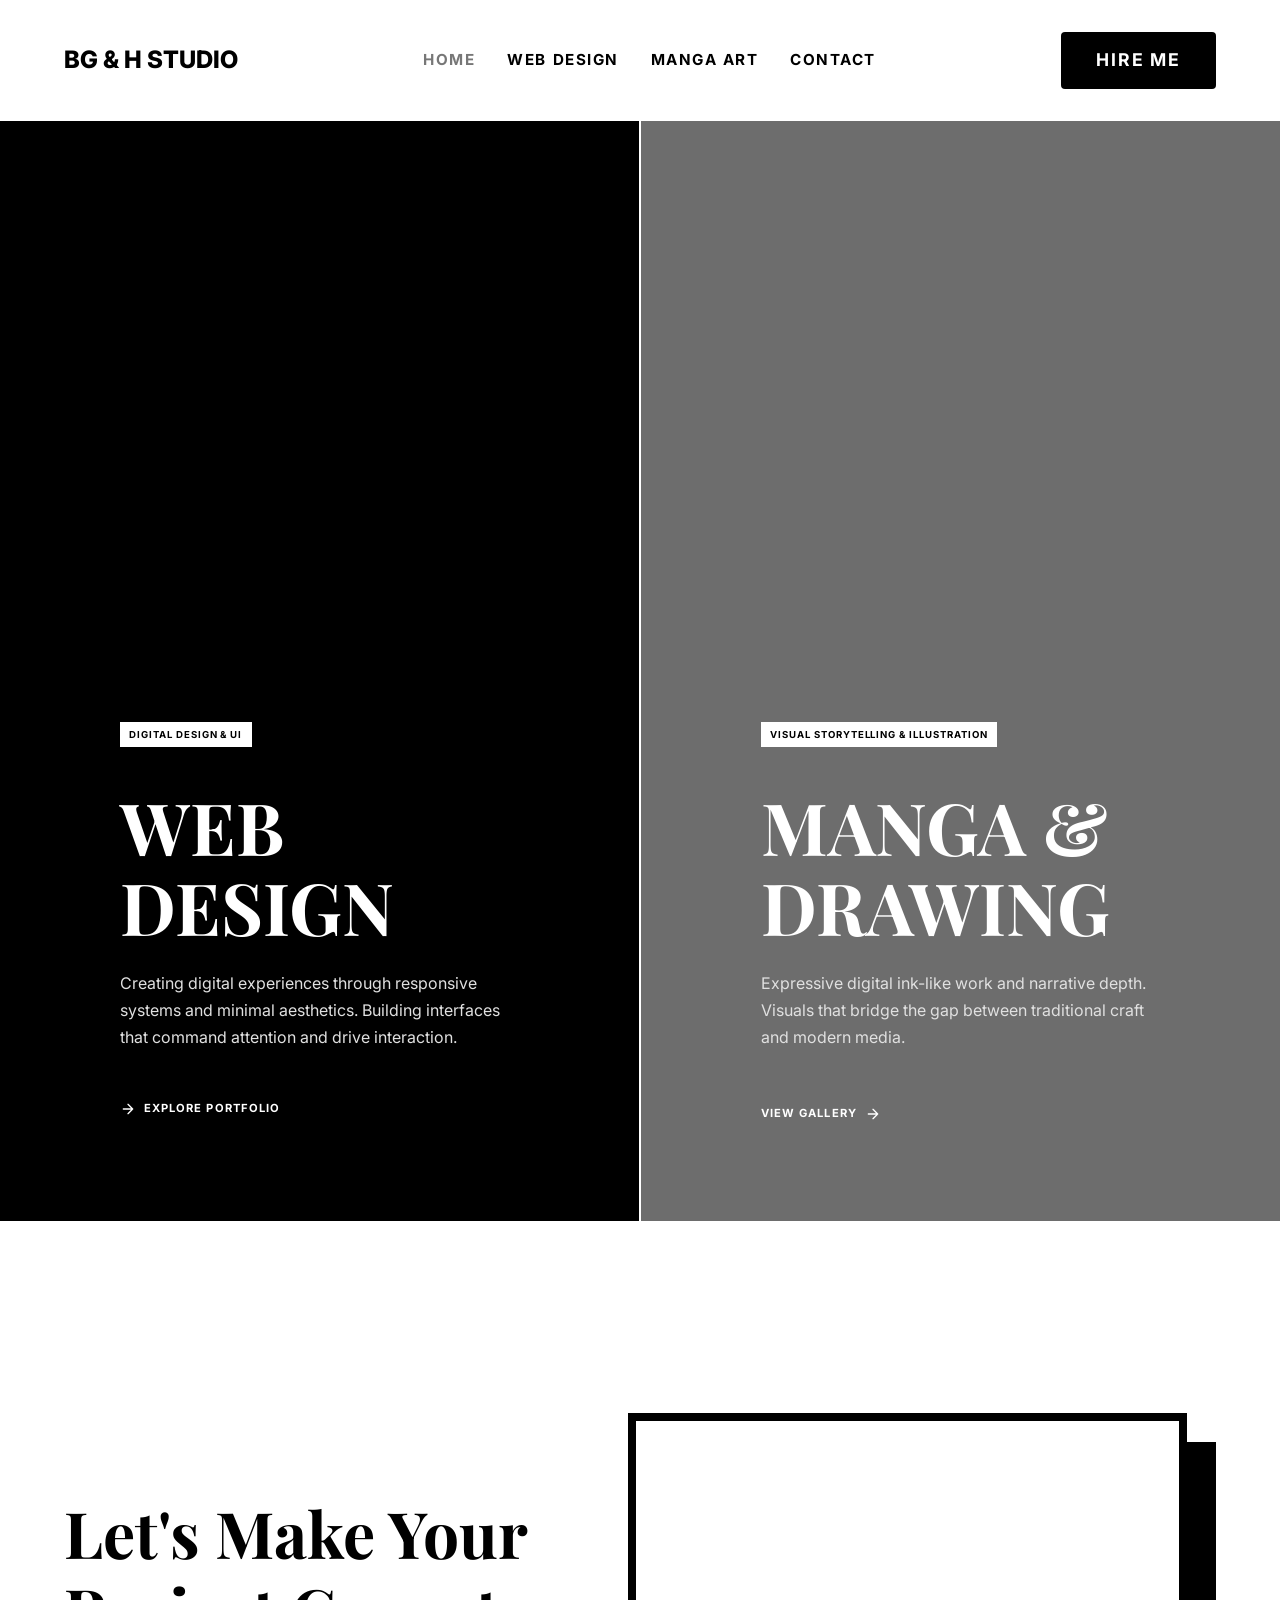
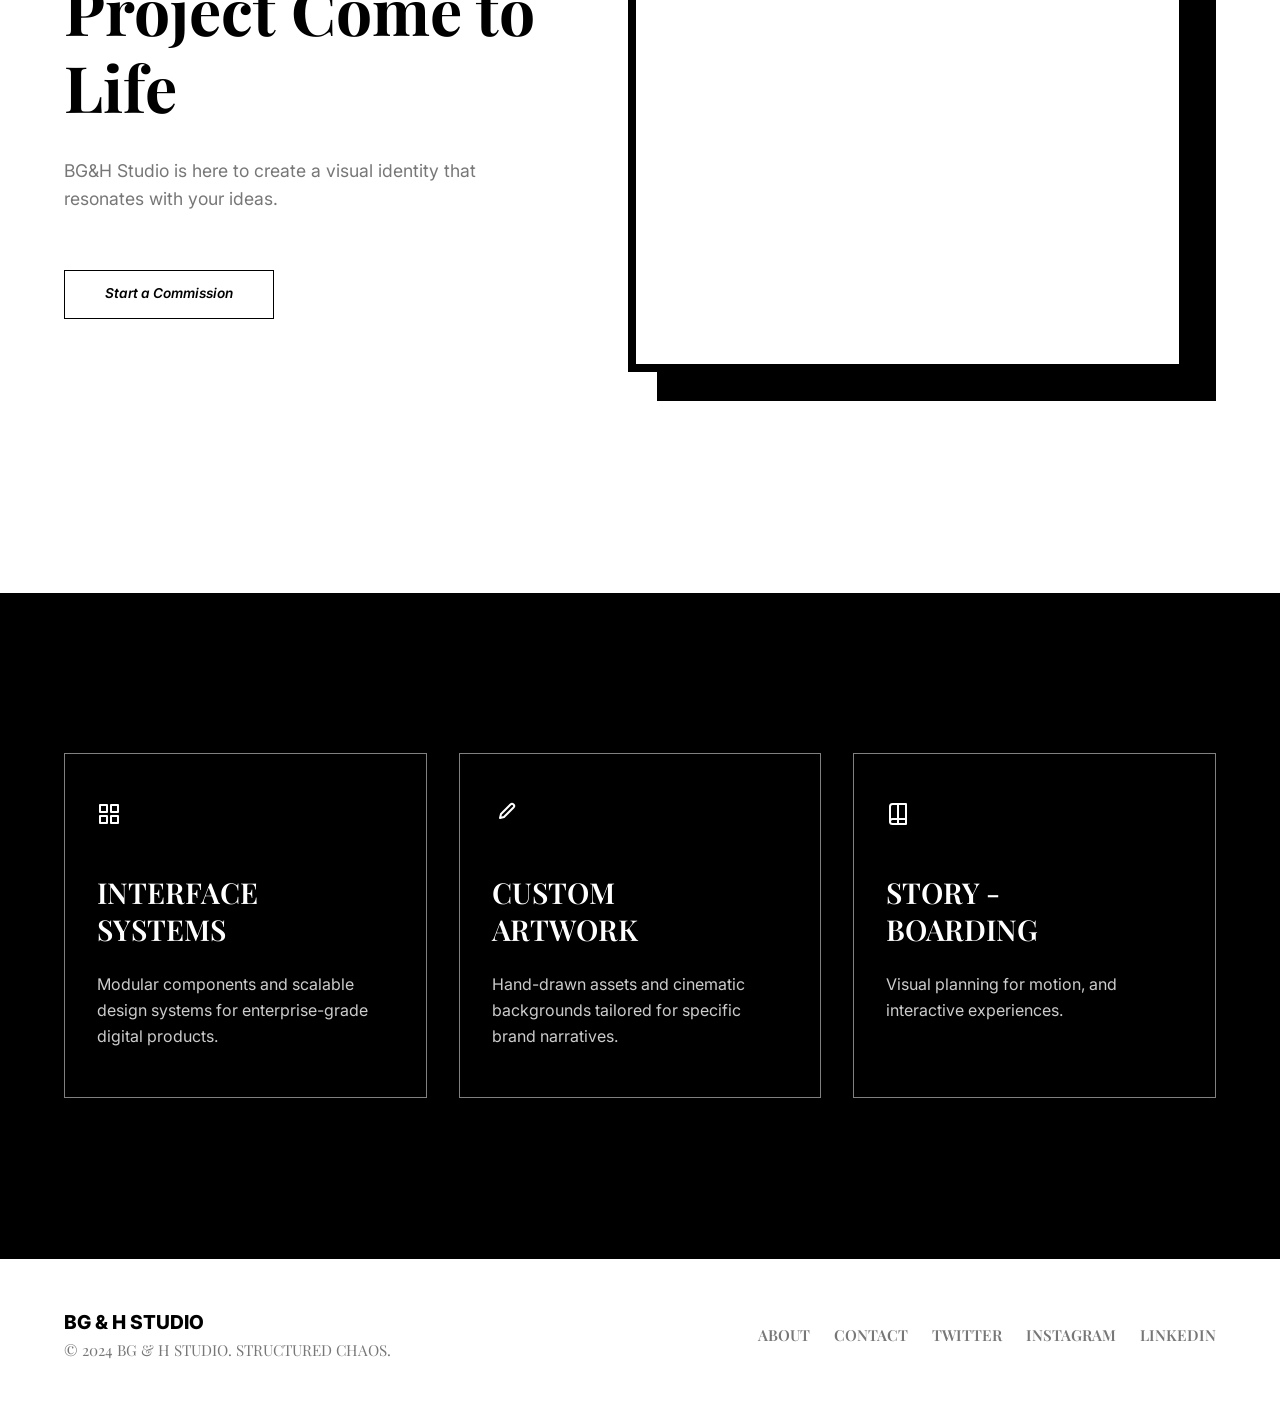
<file: index.html>
<!DOCTYPE html>
<html lang="en">
<head>
    <meta charset="UTF-8">
    <meta name="viewport" content="width=device-width, initial-scale=1.0">
    <meta name="description" content="BG & H Studio - Professional web and responsive design portfolio">
    <title>BG & H Studio | Web Design</title>
    <link rel="preconnect" href="https://fonts.googleapis.com">
    <link rel="preconnect" href="https://fonts.gstatic.com" crossorigin>
    <link href="https://fonts.googleapis.com/css2?family=Inter:wght@400;500;600;700;800&family=Playfair+Display:ital,wght@0,600;0,700;0,800;1,600&display=swap" rel="stylesheet">
    <link rel="stylesheet" href="styles.css">
</head>
<body>
    <!-- Header -->
    <header class="header container">
        <a href="index.html" class="logo">BG & H STUDIO</a>
        <nav class="nav-links">
            <a href="index.html" class="active">HOME</a>
            <a href="web_design.html">WEB DESIGN</a>
            <a href="manga&art_page.html">MANGA ART</a>
            <a href="contact_me.html">CONTACT</a>
        </nav>
        <a href="contact_me.html" class="btn-hire">HIRE ME</a>
    </header>

    <!-- Hero Section -->
    <section class="hero-split">
        <div class="hero-half left-half">
            <div class="hero-content">
                <span class="tag">DIGITAL DESIGN & UI</span>
                <h1 class="hero-title">WEB<br>DESIGN</h1>
                <p class="hero-desc">Creating digital experiences through responsive systems and minimal aesthetics. Building interfaces that command attention and drive interaction.</p>
                <a href="#" class="hero-link">
                    <svg width="16" height="16" viewBox="0 0 24 24" fill="none" stroke="currentColor" stroke-width="2" stroke-linecap="round" stroke-linejoin="round"><path d="M5 12h14M12 5l7 7-7 7"/></svg>
                    EXPLORE PORTFOLIO
                </a>
            </div>
        </div>
        <div class="hero-half right-half">
            <div class="hero-content">
                <span class="tag">VISUAL STORYTELLING & ILLUSTRATION</span>
                <h1 class="hero-title">MANGA &<br>DRAWING</h1>
                <p class="hero-desc">Expressive digital ink-like work and narrative depth. Visuals that bridge the gap between traditional craft and modern media.</p>
                <a href="#" class="hero-link">
                    VIEW GALLERY
                    <svg width="16" height="16" viewBox="0 0 24 24" fill="none" stroke="currentColor" stroke-width="2" stroke-linecap="round" stroke-linejoin="round"><path d="M5 12h14M12 5l7 7-7 7"/></svg>
                </a>
            </div>
        </div>
    </section>

    <!-- Project CTA Section -->
    <section class="project-cta container">
        <div class="cta-left">
            <h2 class="cta-title">Let's Make Your<br>Project Come to Life</h2>
            <p class="cta-desc">BG&H Studio is here to create a visual identity that<br>resonates with your ideas.</p>
            <a href="contact_me.html" class="btn-outline">Start a Commission</a>
        </div>
        <div class="cta-right">
            <div class="image-placeholder">
                <div class="black-square"></div>
                <div class="white-square"></div>
            </div>
        </div>
    </section>

    <!-- Features Section -->
    <section class="features">
        <div class="container features-grid">
            <div class="feature-card">
                <div class="feature-icon">
                    <svg width="24" height="24" viewBox="0 0 24 24" fill="none" stroke="currentColor" stroke-width="2" stroke-linecap="round" stroke-linejoin="round"><rect x="3" y="3" width="7" height="7"></rect><rect x="14" y="3" width="7" height="7"></rect><rect x="14" y="14" width="7" height="7"></rect><rect x="3" y="14" width="7" height="7"></rect></svg>
                </div>
                <h3 class="feature-title">INTERFACE<br>SYSTEMS</h3>
                <p class="feature-desc">Modular components and scalable design systems for enterprise-grade digital products.</p>
            </div>
            <div class="feature-card">
                <div class="feature-icon">
                    <svg width="24" height="24" viewBox="0 0 24 24" fill="none" stroke="currentColor" stroke-width="2" stroke-linecap="round" stroke-linejoin="round"><path d="M18.5 2.5a2.121 2.121 0 0 1 3 3L12 15l-4 1 1-4 9.5-9.5z"></path></svg>
                </div>
                <h3 class="feature-title">CUSTOM<br>ARTWORK</h3>
                <p class="feature-desc">Hand-drawn assets and cinematic backgrounds tailored for specific brand narratives.</p>
            </div>
            <div class="feature-card">
                <div class="feature-icon">
                    <svg width="24" height="24" viewBox="0 0 24 24" fill="none" stroke="currentColor" stroke-width="2" stroke-linecap="round" stroke-linejoin="round"><path d="M4 19.5A2.5 2.5 0 0 1 6.5 17H20"></path><path d="M6.5 2H20v20H6.5A2.5 2.5 0 0 1 4 19.5v-15A2.5 2.5 0 0 1 6.5 2z"></path><path d="M12 2v20"></path></svg>
                </div>
                <h3 class="feature-title">STORY -<br>BOARDING</h3>
                <p class="feature-desc">Visual planning for motion, and interactive experiences.</p>
            </div>
        </div>
    </section>

    <!-- Footer -->
    <footer class="footer">
        <div class="container footer-content">
            <div class="footer-left">
                <a href="index.html" class="logo">BG & H STUDIO</a>
                <p class="copyright">&copy; 2024 BG & H STUDIO. STRUCTURED CHAOS.</p>
            </div>
            <div class="footer-right">
                <a href="index.html">ABOUT</a>
                <a href="contact_me.html">CONTACT</a>
                <a href="#">TWITTER</a>
                <a href="#">INSTAGRAM</a>
                <a href="#">LINKEDIN</a>
            </div>
        </div>
    </footer>
</body>
</html>
</file>
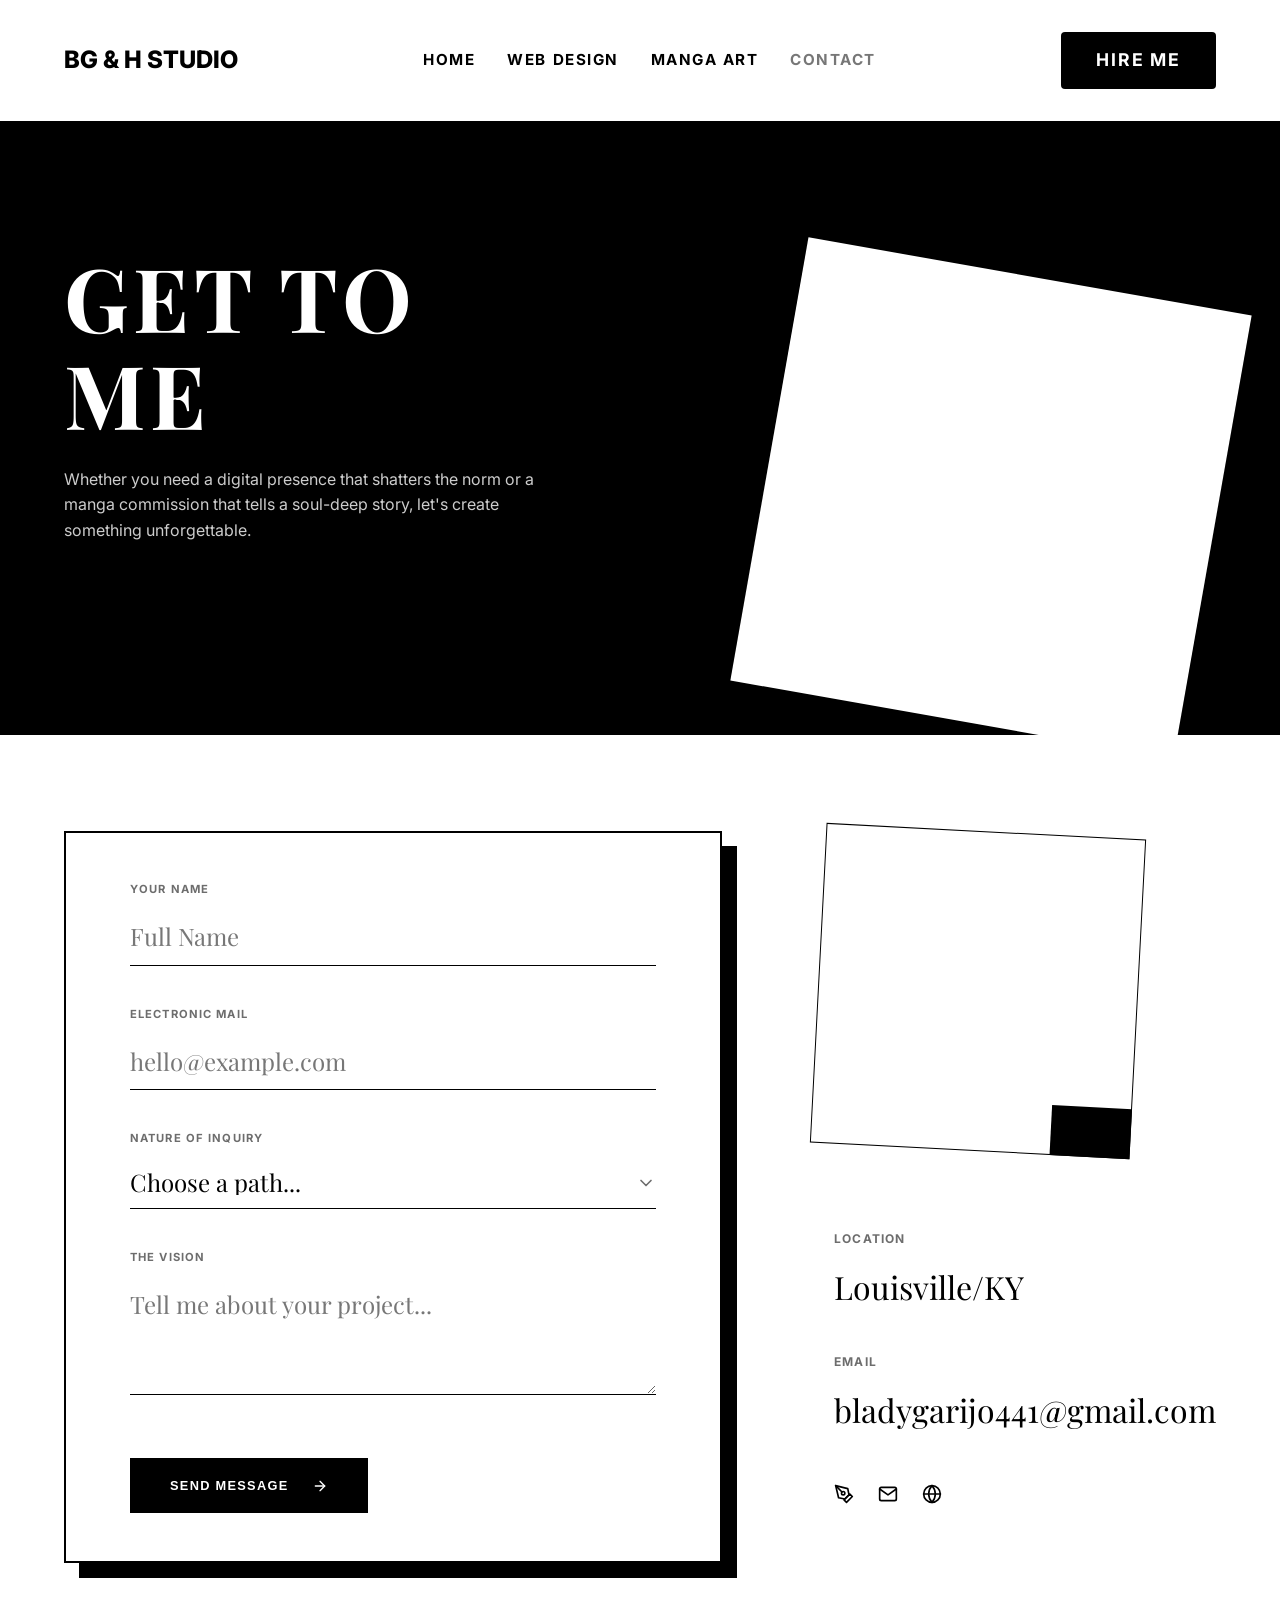
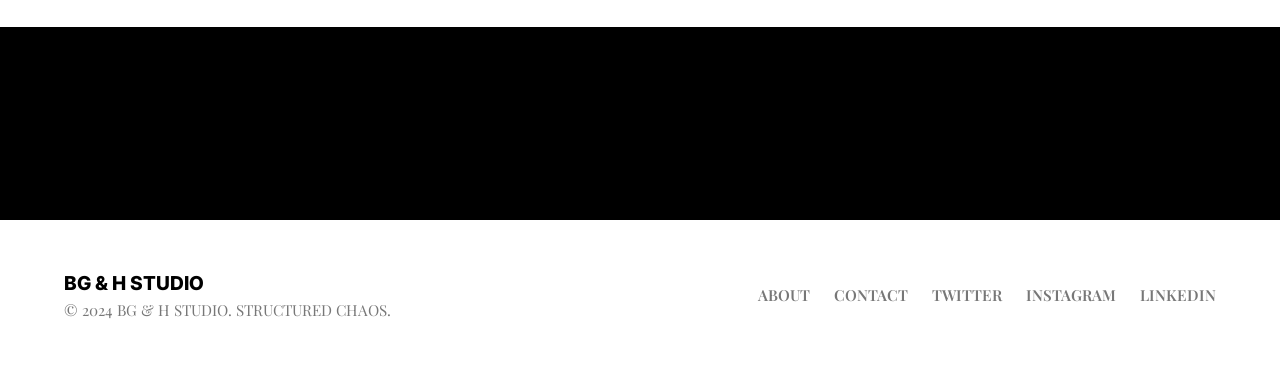
<file: contact_me.html>
<!DOCTYPE html>
<html lang="en">
<head>
    <meta charset="UTF-8">
    <meta name="viewport" content="width=device-width, initial-scale=1.0">
    <meta name="description" content="BG & H Studio - Contact Me">
    <title>BG & H Studio | Contact</title>
    <link rel="preconnect" href="https://fonts.googleapis.com">
    <link rel="preconnect" href="https://fonts.gstatic.com" crossorigin>
    <link href="https://fonts.googleapis.com/css2?family=Inter:wght@400;500;600;700;800&family=Playfair+Display:ital,wght@0,600;0,700;0,800;1,600&display=swap" rel="stylesheet">
    <link rel="stylesheet" href="styles.css">
</head>
<body>
    <!-- Header -->
    <header class="header container">
        <a href="index.html" class="logo">BG & H STUDIO</a>
        <nav class="nav-links">
            <a href="index.html">HOME</a>
            <a href="web_design.html">WEB DESIGN</a>
            <a href="manga&art_page.html">MANGA ART</a>
            <a href="contact_me.html" class="active">CONTACT</a>
        </nav>
        <a href="contact_me.html" class="btn-hire">HIRE ME</a>
    </header>

    <!-- Hero Section -->
    <section class="contact-hero">
        <div class="container contact-hero-container">
            <div class="contact-hero-text">
                <h1 class="contact-hero-title">GET TO ME</h1>
                <p class="contact-hero-desc">Whether you need a digital presence that shatters the norm or a manga commission that tells a soul-deep story, let's create something unforgettable.</p>
            </div>
            <div class="hero-tilted-square"></div>
        </div>
    </section>

    <!-- Main Content -->
    <section class="contact-main">
        <div class="container contact-layout">
            <!-- Form Section -->
            <div class="contact-form-wrapper">
                <form class="contact-form">
                    <div class="form-group">
                        <label>YOUR NAME</label>
                        <input type="text" placeholder="Full Name">
                    </div>
                    
                    <div class="form-group">
                        <label>ELECTRONIC MAIL</label>
                        <input type="email" placeholder="hello@example.com">
                    </div>
                    
                    <div class="form-group">
                        <label>NATURE OF INQUIRY</label>
                        <div class="select-wrapper">
                            <select>
                                <option value="" disabled selected>Choose a path...</option>
                                <option value="web">Web Design</option>
                                <option value="manga">Manga & Art</option>
                                <option value="other">Other</option>
                            </select>
                            <svg width="20" height="20" viewBox="0 0 24 24" fill="none" stroke="currentColor" stroke-width="2" stroke-linecap="round" stroke-linejoin="round" class="select-icon"><polyline points="6 9 12 15 18 9"></polyline></svg>
                        </div>
                    </div>
                    
                    <div class="form-group">
                        <label>THE VISION</label>
                        <textarea placeholder="Tell me about your project..."></textarea>
                    </div>
                    
                    <button type="submit" class="btn-submit">
                        Send Message 
                        <svg width="16" height="16" viewBox="0 0 24 24" fill="none" stroke="currentColor" stroke-width="2" stroke-linecap="round" stroke-linejoin="round"><line x1="5" y1="12" x2="19" y2="12"></line><polyline points="12 5 19 12 12 19"></polyline></svg>
                    </button>
                </form>
            </div>

            <!-- Info Section -->
            <div class="contact-info-wrapper">
                <div class="info-graphics">
                    <div class="info-tilted-box">
                        <div class="black-square-corner"></div>
                    </div>
                </div>
                
                <div class="info-text">
                    <div class="info-block">
                        <span class="info-label">LOCATION</span>
                        <h3 class="info-value">Louisville/KY</h3>
                    </div>
                    
                    <div class="info-block">
                        <span class="info-label">EMAIL</span>
                        <h3 class="info-value">bladygarijo441@gmail.com</h3>
                    </div>
                    
                    <div class="info-socials">
                        <a href="#" class="social-icon">
                            <!-- Pen Tool Icon -->
                            <svg width="20" height="20" viewBox="0 0 24 24" fill="none" stroke="currentColor" stroke-width="2" stroke-linecap="round" stroke-linejoin="round"><path d="M12 19l7-7 3 3-7 7-3-3z"></path><path d="M18 13l-1.5-7.5L2 2l3.5 14.5L13 18l5-5z"></path><path d="M2 2l7.586 7.586"></path><circle cx="11" cy="11" r="2"></circle></svg>
                        </a>
                        <a href="#" class="social-icon">
                            <!-- Envelope Icon -->
                            <svg width="20" height="20" viewBox="0 0 24 24" fill="none" stroke="currentColor" stroke-width="2" stroke-linecap="round" stroke-linejoin="round"><path d="M4 4h16c1.1 0 2 .9 2 2v12c0 1.1-.9 2-2 2H4c-1.1 0-2-.9-2-2V6c0-1.1.9-2 2-2z"></path><polyline points="22,6 12,13 2,6"></polyline></svg>
                        </a>
                        <a href="#" class="social-icon">
                            <!-- Globe Icon -->
                            <svg width="20" height="20" viewBox="0 0 24 24" fill="none" stroke="currentColor" stroke-width="2" stroke-linecap="round" stroke-linejoin="round"><circle cx="12" cy="12" r="10"></circle><line x1="2" y1="12" x2="22" y2="12"></line><path d="M12 2a15.3 15.3 0 0 1 4 10 15.3 15.3 0 0 1-4 10 15.3 15.3 0 0 1-4-10 15.3 15.3 0 0 1 4-10z"></path></svg>
                        </a>
                    </div>
                </div>
            </div>
        </div>
    </section>

    <div class="contact-spacer"></div>

    <!-- Footer -->
    <footer class="footer">
        <div class="container footer-content">
            <div class="footer-left">
                <a href="index.html" class="logo">BG & H STUDIO</a>
                <p class="copyright">&copy; 2024 BG & H STUDIO. STRUCTURED CHAOS.</p>
            </div>
            <div class="footer-right">
                <a href="index.html">ABOUT</a>
                <a href="contact_me.html">CONTACT</a>
                <a href="#">TWITTER</a>
                <a href="#">INSTAGRAM</a>
                <a href="#">LINKEDIN</a>
            </div>
        </div>
    </footer>
</body>
</html>
</file>
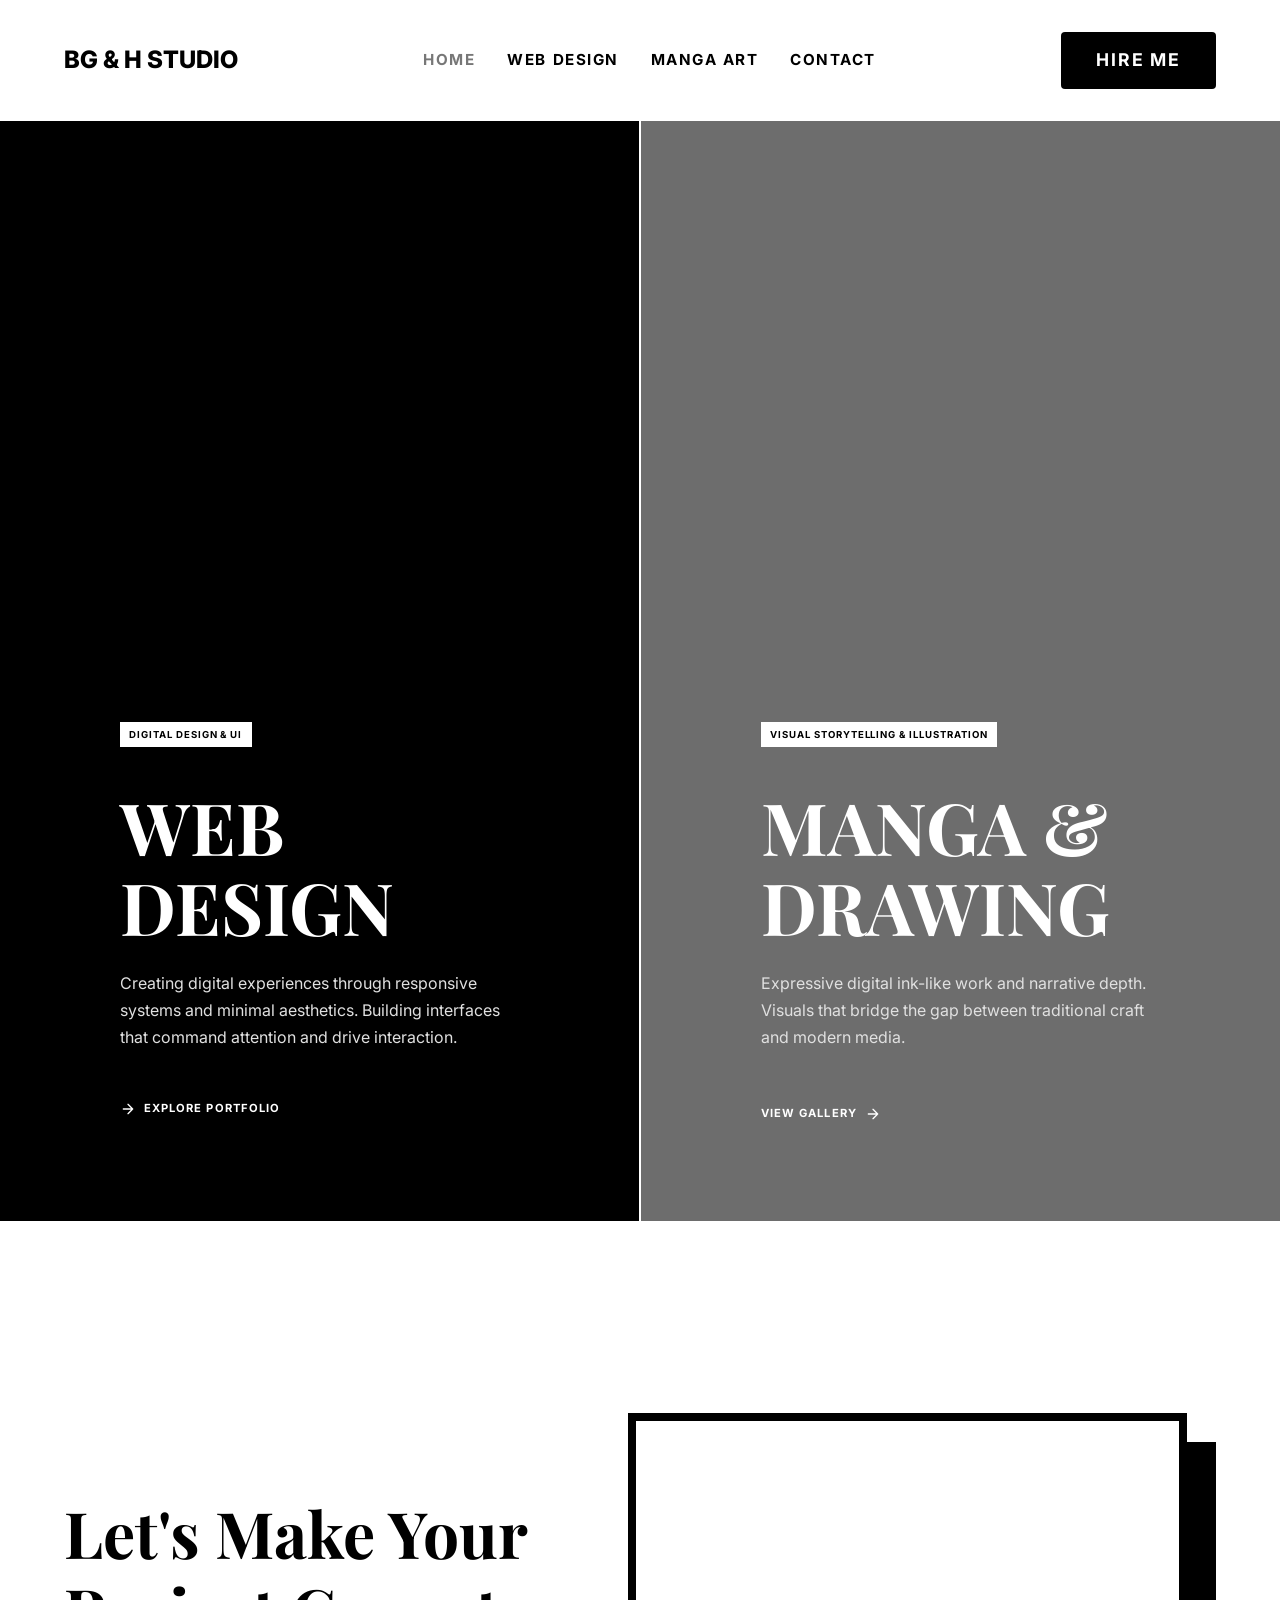
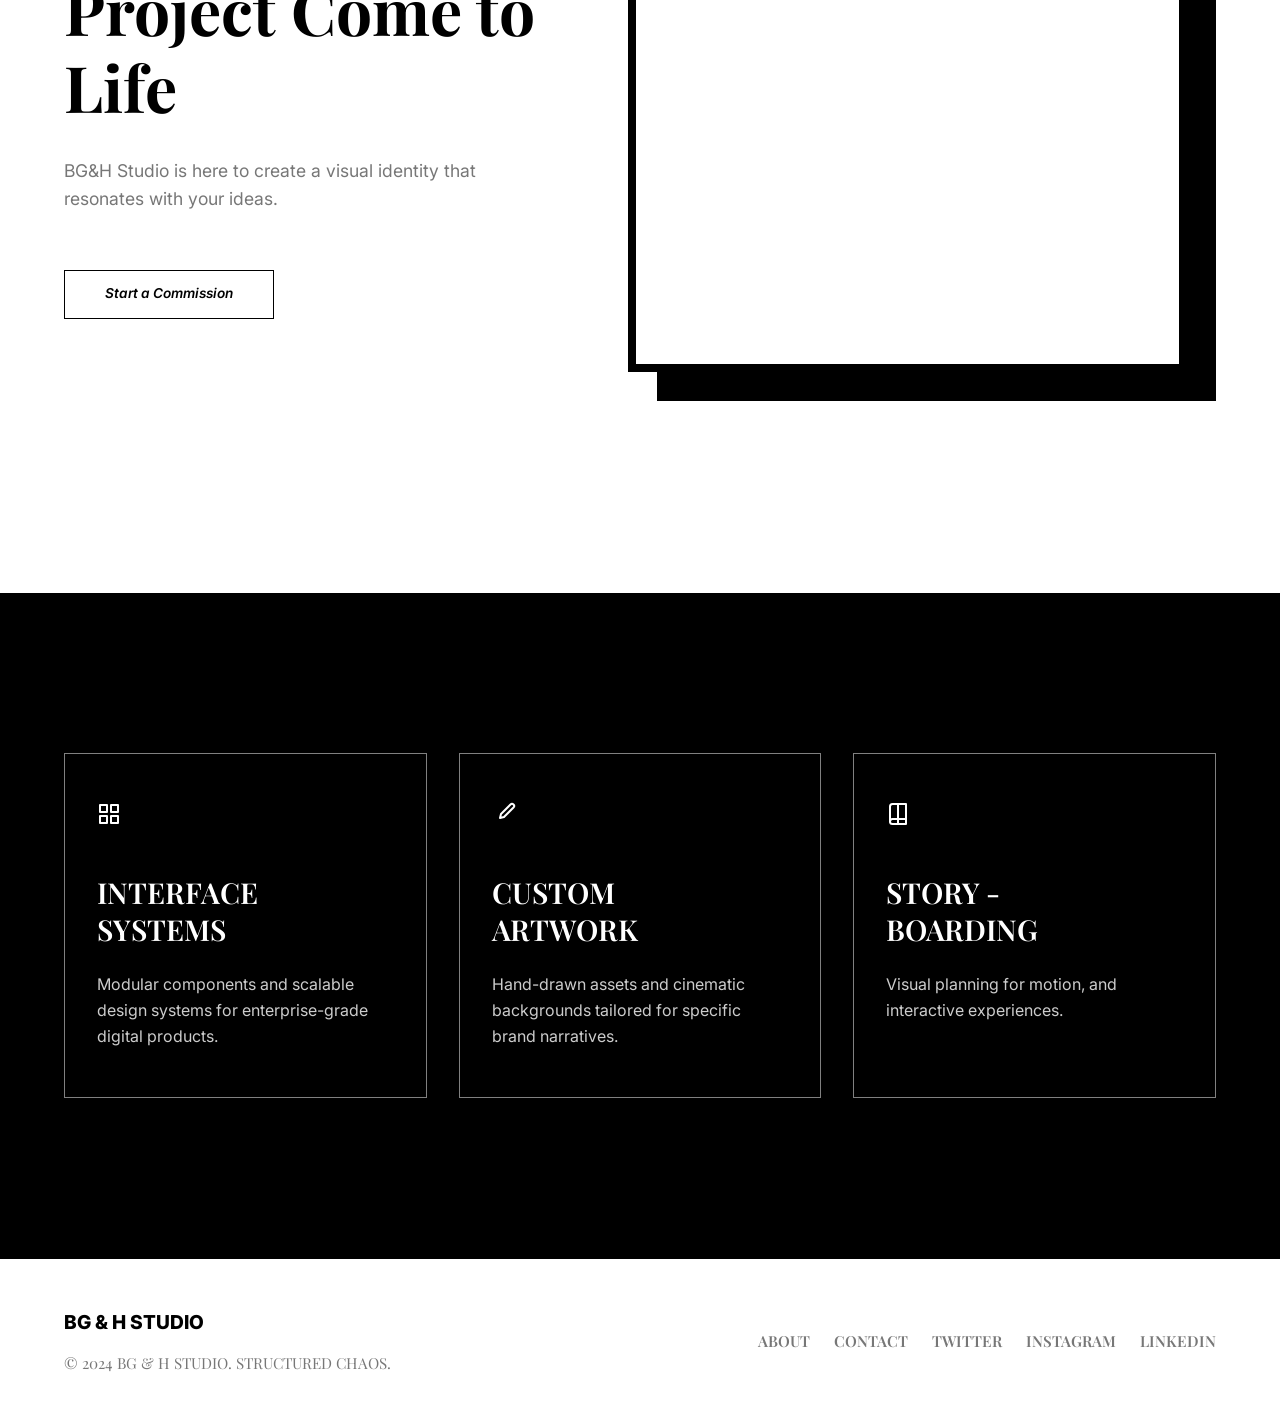
<file: landing_page.html>
<!DOCTYPE html>
<html lang="en">
<head>
    <meta charset="UTF-8">
    <meta name="viewport" content="width=device-width, initial-scale=1.0">
    <meta name="description" content="BG & H Studio - Professional web and responsive design portfolio">
    <title>BG & H Studio | Web Design</title>
    <link rel="preconnect" href="https://fonts.googleapis.com">
    <link rel="preconnect" href="https://fonts.gstatic.com" crossorigin>
    <link href="https://fonts.googleapis.com/css2?family=Inter:wght@400;500;600;700;800&family=Playfair+Display:ital,wght@0,600;0,700;0,800;1,600&display=swap" rel="stylesheet">
    <link rel="stylesheet" href="styles.css">
</head>
<body>
    <!-- Header -->
    <header class="header container">
        <a href="landing_page.html" class="logo">BG & H STUDIO</a>
        <nav class="nav-links">
            <a href="landing_page.html" class="active">HOME</a>
            <a href="web_design.html">WEB DESIGN</a>
            <a href="manga&art_page.html">MANGA ART</a>
            <a href="contact_me.html">CONTACT</a>
        </nav>
        <a href="contact_me.html" class="btn-hire">HIRE ME</a>
    </header>

    <!-- Hero Section -->
    <section class="hero-split">
        <div class="hero-half left-half">
            <div class="hero-content">
                <span class="tag">DIGITAL DESIGN & UI</span>
                <h1 class="hero-title">WEB<br>DESIGN</h1>
                <p class="hero-desc">Creating digital experiences through responsive systems and minimal aesthetics. Building interfaces that command attention and drive interaction.</p>
                <a href="#" class="hero-link">
                    <svg width="16" height="16" viewBox="0 0 24 24" fill="none" stroke="currentColor" stroke-width="2" stroke-linecap="round" stroke-linejoin="round"><path d="M5 12h14M12 5l7 7-7 7"/></svg>
                    EXPLORE PORTFOLIO
                </a>
            </div>
        </div>
        <div class="hero-half right-half">
            <div class="hero-content">
                <span class="tag">VISUAL STORYTELLING & ILLUSTRATION</span>
                <h1 class="hero-title">MANGA &<br>DRAWING</h1>
                <p class="hero-desc">Expressive digital ink-like work and narrative depth. Visuals that bridge the gap between traditional craft and modern media.</p>
                <a href="#" class="hero-link">
                    VIEW GALLERY
                    <svg width="16" height="16" viewBox="0 0 24 24" fill="none" stroke="currentColor" stroke-width="2" stroke-linecap="round" stroke-linejoin="round"><path d="M5 12h14M12 5l7 7-7 7"/></svg>
                </a>
            </div>
        </div>
    </section>

    <!-- Project CTA Section -->
    <section class="project-cta container">
        <div class="cta-left">
            <h2 class="cta-title">Let's Make Your<br>Project Come to Life</h2>
            <p class="cta-desc">BG&H Studio is here to create a visual identity that<br>resonates with your ideas.</p>
            <a href="#" class="btn-outline">Start a Commission</a>
        </div>
        <div class="cta-right">
            <div class="image-placeholder">
                <div class="black-square"></div>
                <div class="white-square"></div>
            </div>
        </div>
    </section>

    <!-- Features Section -->
    <section class="features">
        <div class="container features-grid">
            <div class="feature-card">
                <div class="feature-icon">
                    <svg width="24" height="24" viewBox="0 0 24 24" fill="none" stroke="currentColor" stroke-width="2" stroke-linecap="round" stroke-linejoin="round"><rect x="3" y="3" width="7" height="7"></rect><rect x="14" y="3" width="7" height="7"></rect><rect x="14" y="14" width="7" height="7"></rect><rect x="3" y="14" width="7" height="7"></rect></svg>
                </div>
                <h3 class="feature-title">INTERFACE<br>SYSTEMS</h3>
                <p class="feature-desc">Modular components and scalable design systems for enterprise-grade digital products.</p>
            </div>
            <div class="feature-card">
                <div class="feature-icon">
                    <svg width="24" height="24" viewBox="0 0 24 24" fill="none" stroke="currentColor" stroke-width="2" stroke-linecap="round" stroke-linejoin="round"><path d="M18.5 2.5a2.121 2.121 0 0 1 3 3L12 15l-4 1 1-4 9.5-9.5z"></path></svg>
                </div>
                <h3 class="feature-title">CUSTOM<br>ARTWORK</h3>
                <p class="feature-desc">Hand-drawn assets and cinematic backgrounds tailored for specific brand narratives.</p>
            </div>
            <div class="feature-card">
                <div class="feature-icon">
                    <svg width="24" height="24" viewBox="0 0 24 24" fill="none" stroke="currentColor" stroke-width="2" stroke-linecap="round" stroke-linejoin="round"><path d="M4 19.5A2.5 2.5 0 0 1 6.5 17H20"></path><path d="M6.5 2H20v20H6.5A2.5 2.5 0 0 1 4 19.5v-15A2.5 2.5 0 0 1 6.5 2z"></path><path d="M12 2v20"></path></svg>
                </div>
                <h3 class="feature-title">STORY -<br>BOARDING</h3>
                <p class="feature-desc">Visual planning for motion, and interactive experiences.</p>
            </div>
        </div>
    </section>

    <!-- Footer -->
    <footer class="footer">
        <div class="container footer-content">
            <div class="footer-left">
                <div class="logo">BG & H STUDIO</div>
                <p class="copyright">&copy; 2024 BG & H STUDIO. STRUCTURED CHAOS.</p>
            </div>
            <div class="footer-right">
                <a href="#">ABOUT</a>
                <a href="#">CONTACT</a>
                <a href="#">TWITTER</a>
                <a href="#">INSTAGRAM</a>
                <a href="#">LINKEDIN</a>
            </div>
        </div>
    </footer>
</body>
</html>
</file>
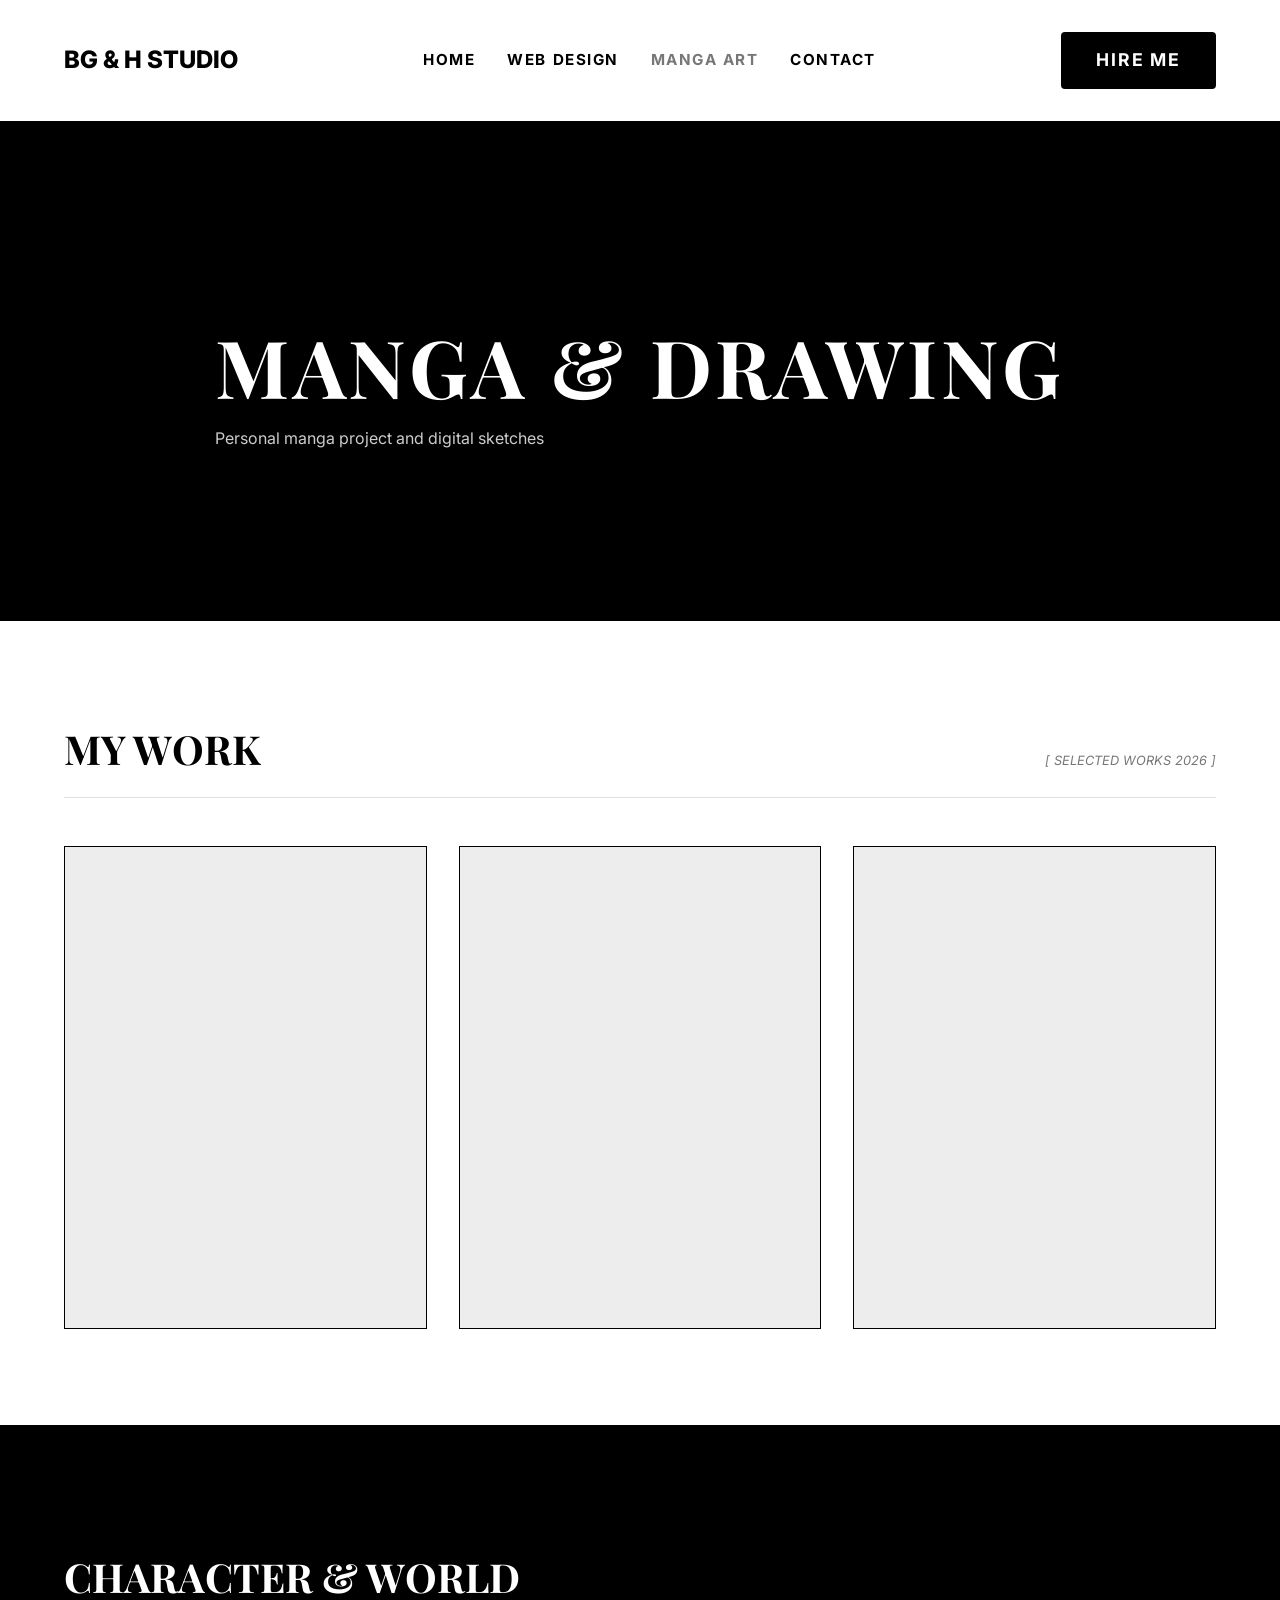
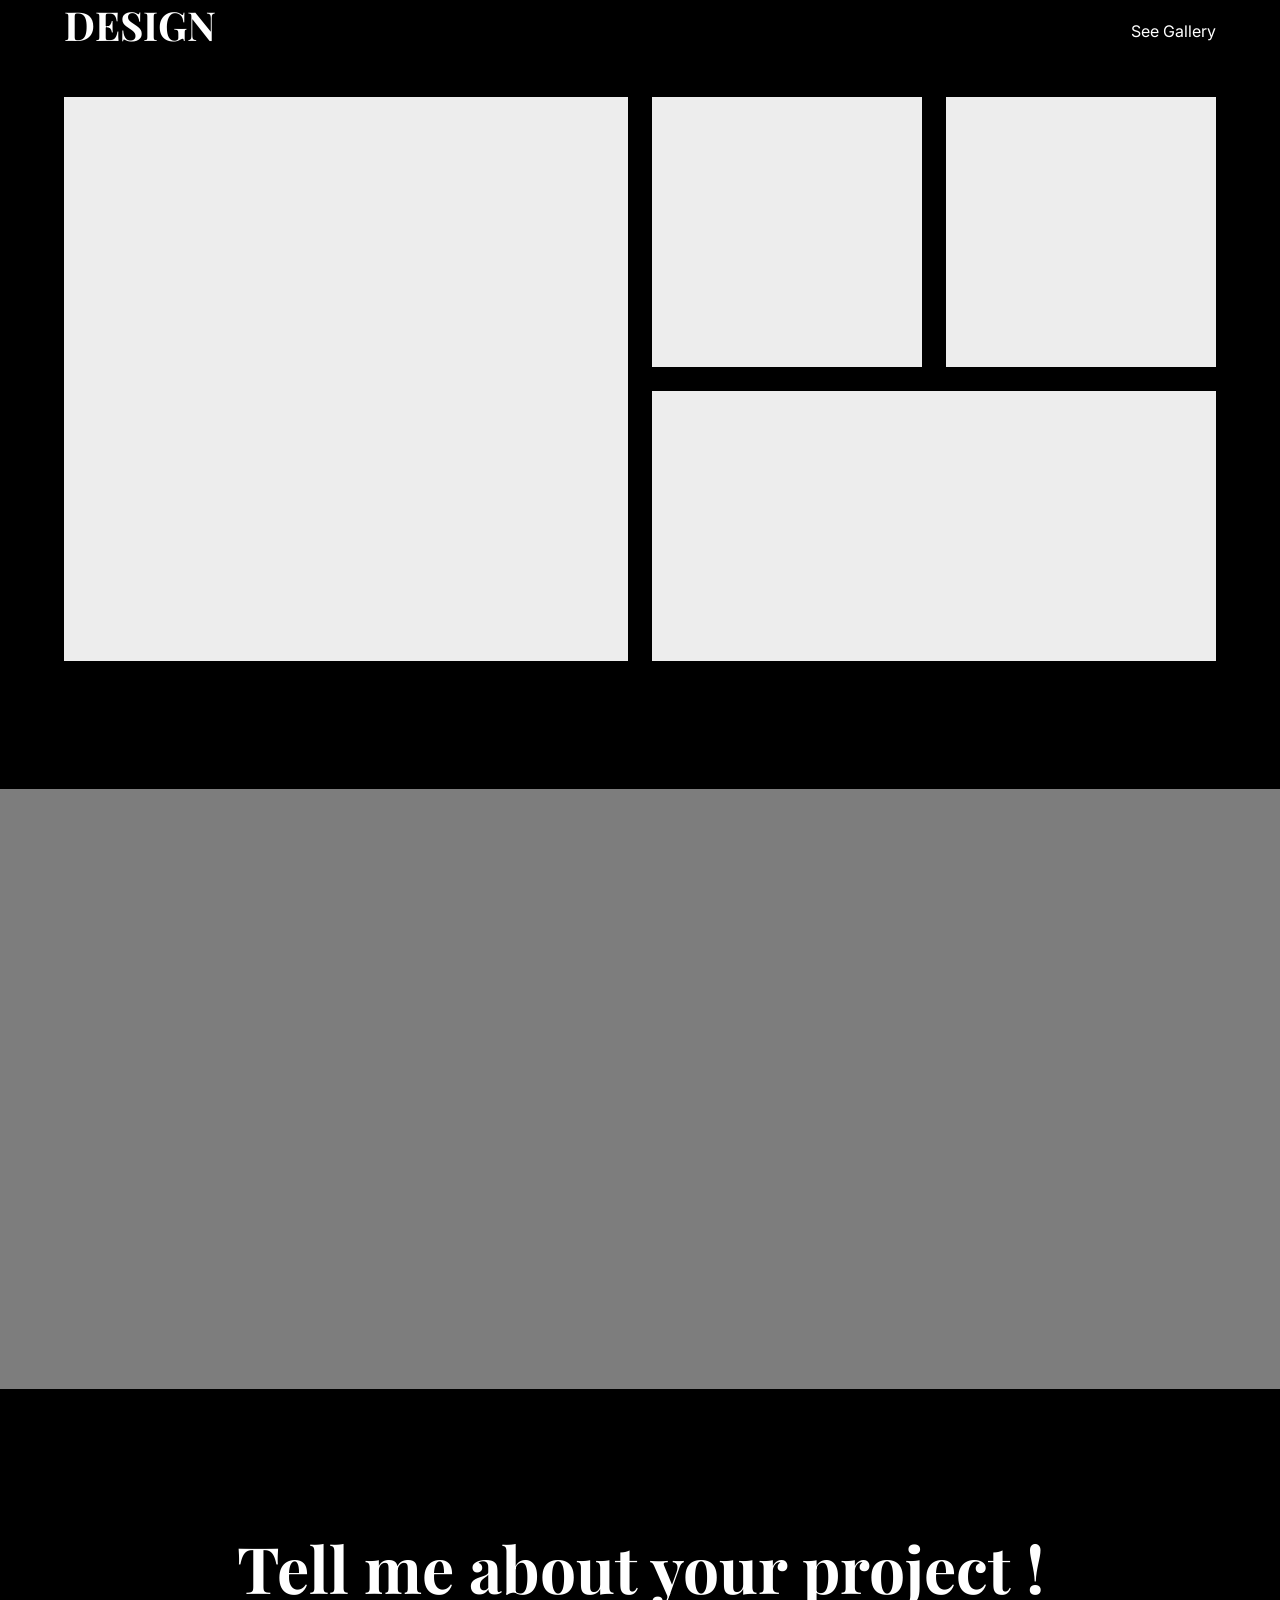
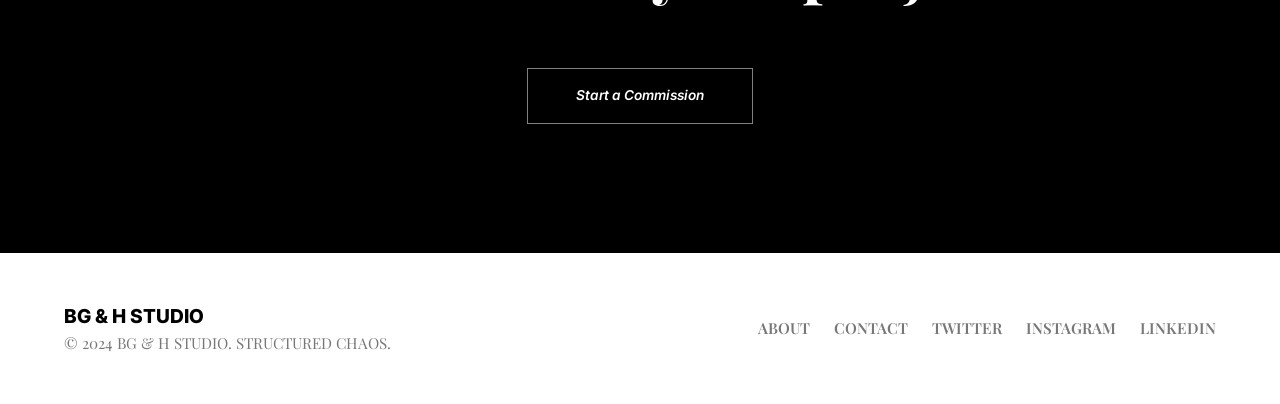
<file: manga&art_page.html>
<!DOCTYPE html>
<html lang="en">
<head>
    <meta charset="UTF-8">
    <meta name="viewport" content="width=device-width, initial-scale=1.0">
    <meta name="description" content="BG & H Studio - Manga & Drawing portfolio">
    <title>BG & H Studio | Manga & Drawing</title>
    <link rel="preconnect" href="https://fonts.googleapis.com">
    <link rel="preconnect" href="https://fonts.gstatic.com" crossorigin>
    <link href="https://fonts.googleapis.com/css2?family=Inter:wght@400;500;600;700;800&family=Playfair+Display:ital,wght@0,600;0,700;0,800;1,600&display=swap" rel="stylesheet">
    <link rel="stylesheet" href="styles.css">
</head>
<body>
    <!-- Header -->
    <header class="header container">
        <a href="index.html" class="logo">BG & H STUDIO</a>
        <nav class="nav-links">
            <a href="index.html">HOME</a>
            <a href="web_design.html">WEB DESIGN</a>
            <a href="manga&art_page.html" class="active">MANGA ART</a>
            <a href="contact_me.html">CONTACT</a>
        </nav>
        <a href="contact_me.html" class="btn-hire">HIRE ME</a>
    </header>

    <!-- Hero Section -->
    <section class="hero-manga">
        <div class="container hero-manga-content">
            <h1 class="hero-manga-title">MANGA & DRAWING</h1>
            <p class="hero-manga-desc">Personal manga project and digital sketches</p>
        </div>
    </section>

    <!-- My Work Section -->
    <section class="my-work container">
        <div class="my-work-header">
            <h2 class="section-title">MY WORK</h2>
            <span class="work-count">[ SELECTED WORKS 2026 ]</span>
        </div>
        <hr class="section-divider">
        <div class="my-work-grid">
            <div class="work-placeholder"></div>
            <div class="work-placeholder"></div>
            <div class="work-placeholder"></div>
        </div>
    </section>

    <!-- Character & World Design Section -->
    <section class="character-design">
        <div class="container character-design-container">
            <div class="character-design-header">
                <h2 class="section-title-white">CHARACTER & WORLD<br>DESIGN</h2>
                <a href="#" class="see-gallery-link">See Gallery</a>
            </div>
            
            <div class="character-grid">
                <div class="grid-left-box"></div>
                <div class="grid-right-col">
                    <div class="grid-right-top">
                        <div class="grid-box-small"></div>
                        <div class="grid-box-small"></div>
                    </div>
                    <div class="grid-right-bottom"></div>
                </div>
            </div>
        </div>
    </section>

    <!-- Grey Divider Section -->
    <section class="grey-divider"></section>

    <!-- Bottom CTA Section -->
    <section class="bottom-cta">
        <div class="container bottom-cta-content">
            <h2 class="bottom-cta-title">Tell me about your project !</h2>
            <a href="contact_me.html" class="btn-outline-white">Start a Commission</a>
        </div>
    </section>

    <!-- Footer -->
    <footer class="footer">
        <div class="container footer-content">
            <div class="footer-left">
                <a href="index.html" class="logo">BG & H STUDIO</a>
                <p class="copyright">&copy; 2024 BG & H STUDIO. STRUCTURED CHAOS.</p>
            </div>
            <div class="footer-right">
                <a href="index.html">ABOUT</a>
                <a href="contact_me.html">CONTACT</a>
                <a href="#">TWITTER</a>
                <a href="#">INSTAGRAM</a>
                <a href="#">LINKEDIN</a>
            </div>
        </div>
    </footer>
</body>
</html>
</file>
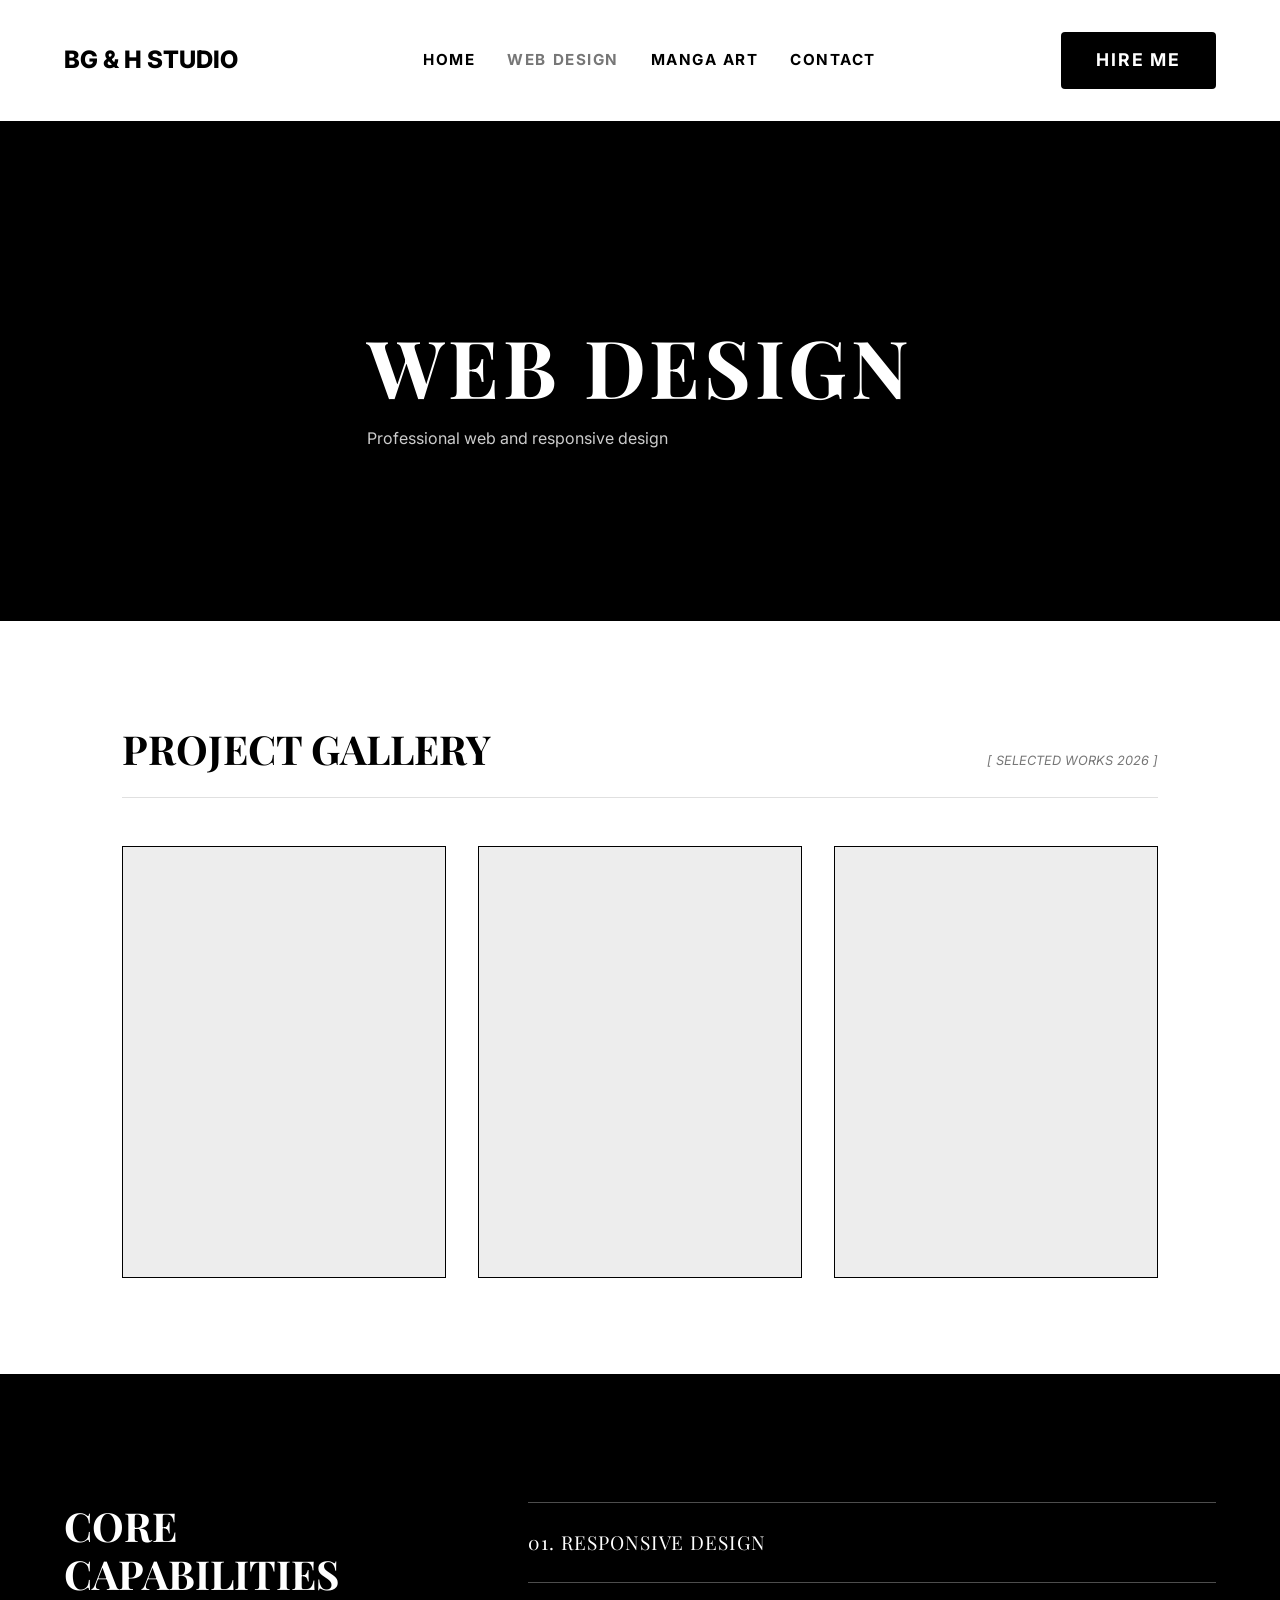
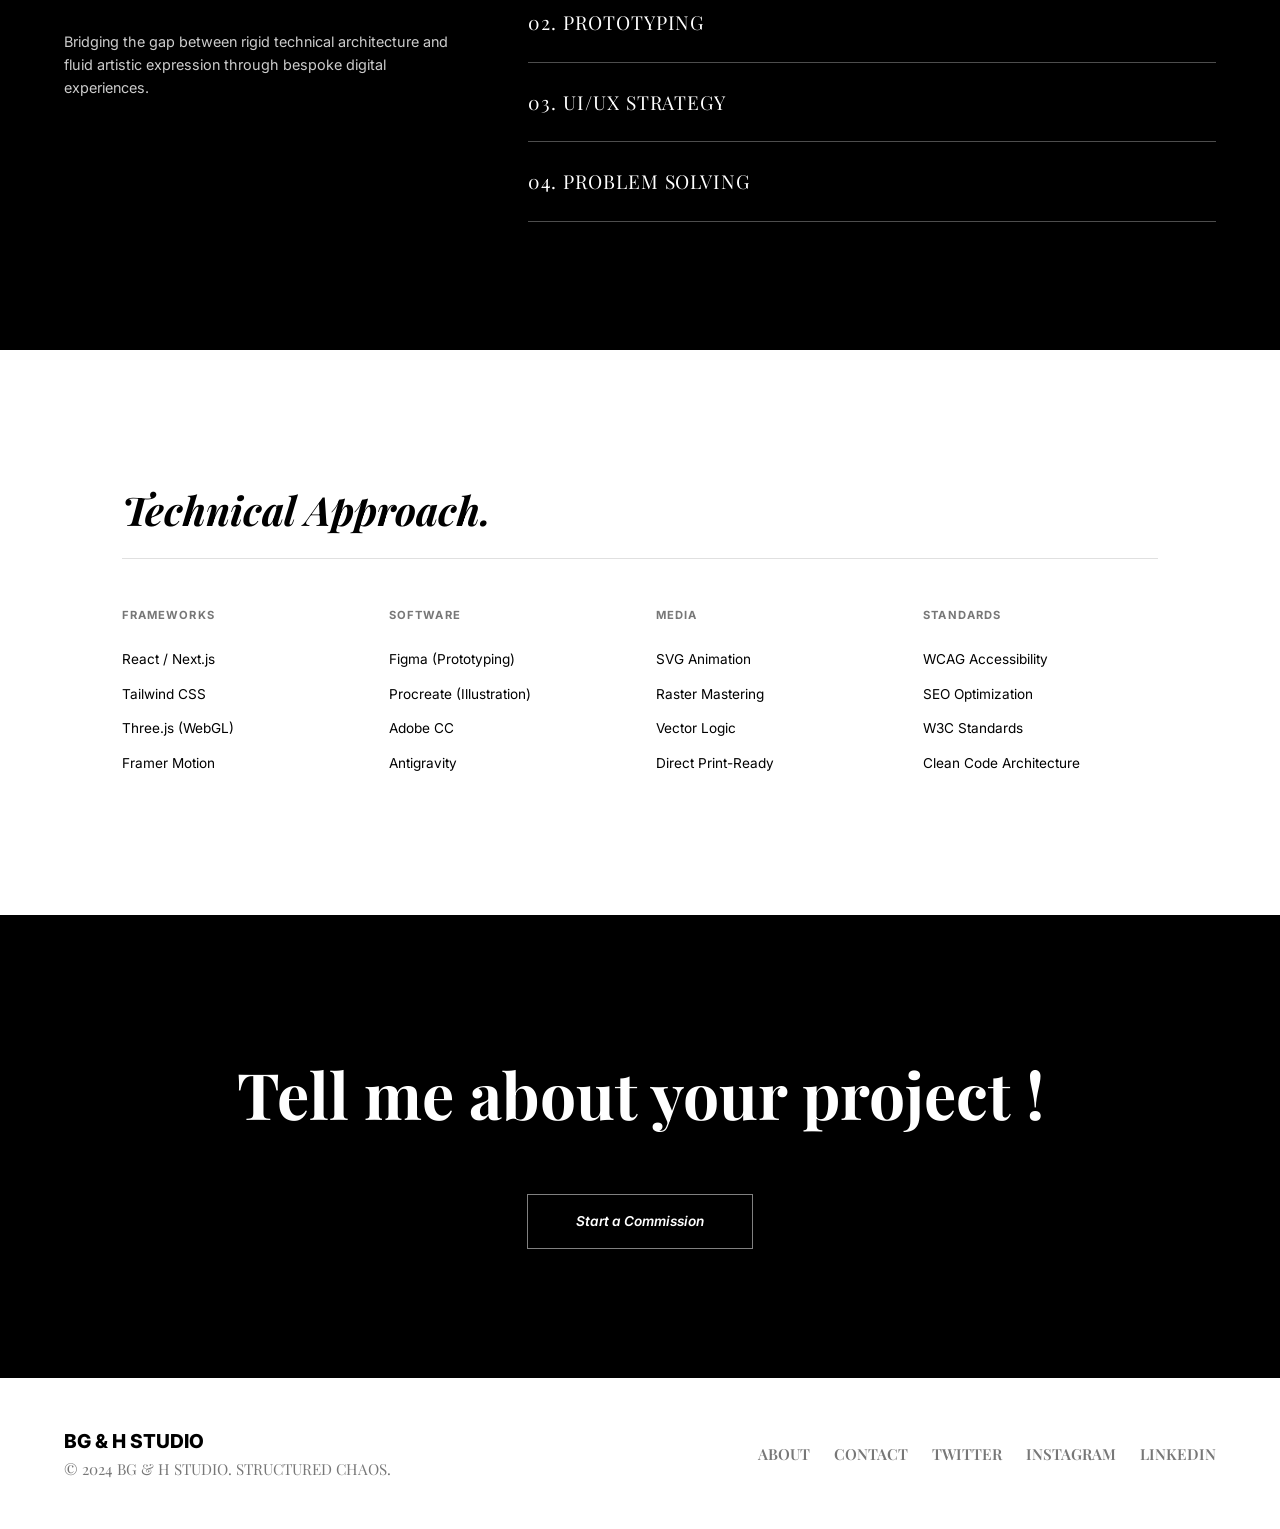
<file: web_design.html>
<!DOCTYPE html>
<html lang="en">
<head>
    <meta charset="UTF-8">
    <meta name="viewport" content="width=device-width, initial-scale=1.0">
    <meta name="description" content="BG & H Studio - Professional web and responsive design portfolio">
    <title>BG & H Studio | Web Design</title>
    <link rel="preconnect" href="https://fonts.googleapis.com">
    <link rel="preconnect" href="https://fonts.gstatic.com" crossorigin>
    <link href="https://fonts.googleapis.com/css2?family=Inter:wght@400;500;600;700;800&family=Playfair+Display:ital,wght@0,600;0,700;0,800;1,600&display=swap" rel="stylesheet">
    <link rel="stylesheet" href="styles.css">
</head>
<body>
    <!-- Header -->
    <header class="header container">
        <a href="index.html" class="logo">BG & H STUDIO</a>
        <nav class="nav-links">
            <a href="index.html">HOME</a>
            <a href="web_design.html" class="active">WEB DESIGN</a>
            <a href="manga&art_page.html">MANGA ART</a>
            <a href="contact_me.html">CONTACT</a>
        </nav>
        <a href="contact_me.html" class="btn-hire">HIRE ME</a>
    </header>

    <!-- Hero Section -->
    <section class="hero-web-design">
        <div class="container">
            <h1 class="hero-web-title">WEB DESIGN</h1>
            <p class="hero-web-desc">Professional web and responsive design</p>
        </div>
    </section>

    <!-- Project Gallery -->
    <section class="project-gallery">
        <div class="container">
            <div class="gallery-header">
                <h2 class="gallery-title">PROJECT GALLERY</h2>
                <span class="gallery-sub">[ SELECTED WORKS 2026 ]</span>
            </div>
            <hr class="section-divider">
            <div class="gallery-grid">
                <div class="gallery-item"></div>
                <div class="gallery-item"></div>
                <div class="gallery-item"></div>
            </div>
        </div>
    </section>

    <!-- Core Capabilities -->
    <section class="core-capabilities">
        <div class="container" style="display: flex; gap: 4rem; width: 100%;">
            <div class="core-left">
                <h2 class="core-title">CORE<br>CAPABILITIES</h2>
                <p class="core-desc">Bridging the gap between rigid technical architecture and fluid artistic expression through bespoke digital experiences.</p>
            </div>
            <div class="core-right">
                <div class="capability-item">01. RESPONSIVE DESIGN</div>
                <div class="capability-item">02. PROTOTYPING</div>
                <div class="capability-item">03. UI/UX STRATEGY</div>
                <div class="capability-item">04. PROBLEM SOLVING</div>
            </div>
        </div>
    </section>

    <!-- Technical Approach -->
    <section class="technical-approach">
        <div class="container">
            <h2 class="technical-title">Technical Approach.</h2>
            <hr class="section-divider">
            <div class="technical-grid">
                <div class="tech-column">
                    <h4>FRAMEWORKS</h4>
                    <ul>
                        <li>React / Next.js</li>
                        <li>Tailwind CSS</li>
                        <li>Three.js (WebGL)</li>
                        <li>Framer Motion</li>
                    </ul>
                </div>
                <div class="tech-column">
                    <h4>SOFTWARE</h4>
                    <ul>
                        <li>Figma (Prototyping)</li>
                        <li>Procreate (Illustration)</li>
                        <li>Adobe CC</li>
                        <li>Antigravity</li>
                    </ul>
                </div>
                <div class="tech-column">
                    <h4>MEDIA</h4>
                    <ul>
                        <li>SVG Animation</li>
                        <li>Raster Mastering</li>
                        <li>Vector Logic</li>
                        <li>Direct Print-Ready</li>
                    </ul>
                </div>
                <div class="tech-column">
                    <h4>STANDARDS</h4>
                    <ul>
                        <li>WCAG Accessibility</li>
                        <li>SEO Optimization</li>
                        <li>W3C Standards</li>
                        <li>Clean Code Architecture</li>
                    </ul>
                </div>
            </div>
        </div>
    </section>

    <!-- Bottom CTA -->
    <section class="bottom-cta">
        <div class="container">
            <h2 class="bottom-cta-title">Tell me about your project !</h2>
            <a href="contact_me.html" class="btn-outline-white">Start a Commission</a>
        </div>
    </section>

    <!-- Footer -->
    <footer class="footer">
        <div class="container footer-content">
            <div class="footer-left">
                <a href="index.html" class="logo">BG & H STUDIO</a>
                <p class="copyright">&copy; 2024 BG & H STUDIO. STRUCTURED CHAOS.</p>
            </div>
            <div class="footer-right">
                <a href="index.html">ABOUT</a>
                <a href="contact_me.html">CONTACT</a>
                <a href="#">TWITTER</a>
                <a href="#">INSTAGRAM</a>
                <a href="#">LINKEDIN</a>
            </div>
        </div>
    </footer>
</body>
</html>
</file>
<file: styles.css>
/* CSS Reset and Variables */
:root {
    --color-white: #ffffff;
    --color-black: #000000;
    --color-gray-dark: #6d6d6d;
    --color-gray-text: #777777;
    --color-border: #e0e0e0;
    --color-border-dark: #333333;

    --font-serif: 'Playfair Display', serif;
    --font-sans: 'Inter', sans-serif;

    --transition: all 0.3s ease;
}

* {
    margin: 0;
    padding: 0;
    box-sizing: border-box;
}

body {
    font-family: var(--font-sans);
    color: var(--color-black);
    line-height: 1.6;
    background-color: var(--color-white);
    -webkit-font-smoothing: antialiased;
    -moz-osx-font-smoothing: grayscale;
}

a {
    text-decoration: none;
    color: inherit;
    transition: var(--transition);
}

.container {
    max-width: 1440px;
    margin: 0 auto;
    padding: 0 5%;
}

/* Header */
.header {
    display: flex;
    justify-content: space-between;
    align-items: center;
    padding-top: 2rem;
    padding-bottom: 2rem;
}

.logo {
    font-family: var(--font-sans);
    font-weight: 800;
    font-size: 1.5rem;
    letter-spacing: 0em;
    text-transform: uppercase;
}

.nav-links {
    display: flex;
    gap: 2rem;
}

.nav-links a {
    font-size: 0.95rem;
    font-weight: 700;
    text-transform: uppercase;
    letter-spacing: 0.1em;
    color: var(--color-black);
}

.nav-links a:hover,
.nav-links a.active {
    color: var(--color-gray-text);
}

.btn-hire {
    background-color: var(--color-black);
    color: var(--color-white);
    padding: 0.9rem 2.2rem;
    font-size: 1.1rem;
    font-weight: 700;
    border-radius: 4px;
    text-transform: uppercase;
    letter-spacing: 0.1em;
}

.btn-hire:hover {
    background-color: #333;
}

/* Hero Section */
.hero-split {
    display: flex;
    width: 100%;
    min-height: 1100px;
    gap: 2px;
}

.hero-half {
    flex: 1;
    display: flex;
    align-items: flex-end;
    justify-content: center;
    padding: 6rem 8%;
}

.left-half {
    background-color: var(--color-black);
    color: var(--color-white);
}

.right-half {
    background-color: var(--color-gray-dark);
    color: var(--color-white);
}

.hero-content {
    max-width: 400px;
}

.tag {
    display: inline-block;
    background-color: var(--color-white);
    color: var(--color-black);
    padding: 0.3rem 0.6rem;
    font-size: 0.6rem;
    font-weight: 700;
    letter-spacing: 0.1em;
    text-transform: uppercase;
    margin-bottom: 2.5rem;
}

.hero-title {
    font-family: var(--font-serif);
    font-size: 4.5rem;
    font-weight: 700;
    line-height: 1.1;
    margin-bottom: 1.5rem;
    text-transform: uppercase;
}

.hero-desc {
    font-size: 1rem;
    line-height: 1.7;
    margin-bottom: 3rem;
    color: #e0e0e0;
}

.hero-link {
    display: inline-flex;
    align-items: center;
    gap: 0.5rem;
    font-size: 0.7rem;
    font-weight: 700;
    text-transform: uppercase;
    letter-spacing: 0.1em;
    border-bottom: 1px solid transparent;
}

.hero-link svg {
    transition: transform 0.3s;
}

.hero-link:hover svg {
    transform: translateX(4px);
}

/* Project CTA */
.project-cta {
    display: flex;
    justify-content: space-between;
    align-items: center;
    padding: 12rem 5%;
    gap: 4rem;
}

.cta-left {
    flex: 1;
    max-width: 500px;
}

.cta-title {
    font-family: var(--font-serif);
    font-size: 4rem;
    font-weight: 700;
    line-height: 1.2;
    margin-bottom: 2rem;
}

.cta-desc {
    font-size: 1.1rem;
    line-height: 1.6;
    color: var(--color-gray-text);
    margin-bottom: 3.5rem;
}

.btn-outline {
    display: inline-block;
    border: 1px solid var(--color-black);
    color: var(--color-black);
    padding: 0.8rem 2.5rem;
    font-size: 0.85rem;
    font-weight: 600;
    font-style: italic;
    transition: var(--transition);
}

.btn-outline:hover {
    background-color: var(--color-black);
    color: var(--color-white);
}

.cta-right {
    flex: 1;
    display: flex;
    justify-content: center;
    align-items: center;
}

.image-placeholder {
    position: relative;
    width: 100%;
    max-width: 600px;
    aspect-ratio: 1 / 1;
}

.black-square {
    position: absolute;
    bottom: 0;
    right: 0;
    width: 95%;
    height: 95%;
    background-color: var(--color-black);
}

.white-square {
    position: absolute;
    top: 0;
    left: 0;
    width: 95%;
    height: 95%;
    background-color: var(--color-white);
    border: 8px solid var(--color-black);
    z-index: 1;
}

/* Features */
.features {
    background-color: var(--color-black);
    padding: 10rem 0;
}

.features-grid {
    display: grid;
    grid-template-columns: repeat(3, 1fr);
    gap: 2rem;
}

.feature-card {
    border: 1px solid rgba(255, 255, 255, 0.5);
    padding: 3rem 2rem;
    color: var(--color-white);
}

.feature-icon {
    margin-bottom: 2.5rem;
}

.feature-title {
    font-family: var(--font-serif);
    font-size: 1.8rem;
    font-weight: 600;
    margin-bottom: 1.5rem;
    line-height: 1.3;
    text-transform: uppercase;
}

.feature-desc {
    font-size: 1rem;
    color: #cccccc;
    line-height: 1.6;
}

/* Footer */
.footer {
    padding: 3rem 0;
    border-top: 1px solid var(--color-black);
}

.footer-content {
    display: flex;
    justify-content: space-between;
    align-items: center;
}

.footer-left .logo {
    margin-bottom: 0.8rem;
    font-size: 1.2rem;
}

.copyright {
    font-size: 0.95rem;
    color: var(--color-gray-text);
    font-family: var(--font-serif);
}

.footer-right {
    display: flex;
    gap: 1.5rem;
}

.footer-right a {
    font-size: 0.95rem;
    font-weight: 600;
    color: var(--color-gray-text);
    font-family: var(--font-serif);
    text-transform: uppercase;
}

.footer-right a:hover {
    color: var(--color-black);
}

/* Responsive */
@media (max-width: 900px) {

    .hero-split,
    .project-cta {
        flex-direction: column;
    }

    .hero-half {
        padding: 6rem 5%;
    }

    .cta-left {
        margin-bottom: 4rem;
    }

    .features-grid {
        grid-template-columns: 1fr;
    }

    .footer-content {
        flex-direction: column;
        gap: 2rem;
        text-align: center;
    }
}

@media (max-width: 600px) {
    .header {
        flex-direction: column;
        gap: 1.5rem;
    }

    .nav-links {
        flex-wrap: wrap;
        justify-content: center;
        gap: 1rem;
    }

    .hero-title {
        font-size: 3rem;
    }

    .cta-title {
        font-size: 2.5rem;
    }

    .feature-title {
        font-size: 1.5rem;
    }

    .project-cta {
        padding: 6rem 5%;
    }

    .features {
        padding: 6rem 0;
    }

    .hero-split {
        min-height: auto;
    }

    .hero-half {
        padding: 4rem 5%;
    }
}

/* --- MANGA & ART PAGE STYLES --- */

.hero-manga {
    background-color: var(--color-black);
    color: var(--color-white);
    padding: 10rem 0 8rem;
    min-height: 500px;
    display: flex;
    align-items: center;
}

.hero-manga-title {
    font-family: var(--font-serif);
    font-size: 5rem;
    font-weight: 700;
    line-height: 1.1;
    margin-bottom: 1rem;
    text-transform: uppercase;
    letter-spacing: 0.05em;
}

.hero-manga-desc {
    font-size: 1rem;
    color: #cccccc;
    font-family: var(--font-sans);
}

.my-work {
    padding: 6rem 5%;
    background-color: var(--color-white);
}

.my-work-header {
    display: flex;
    justify-content: space-between;
    align-items: baseline;
    margin-bottom: 1rem;
}

.section-title {
    font-family: var(--font-serif);
    font-size: 2.5rem;
    font-weight: 700;
    text-transform: uppercase;
}

.work-count {
    font-size: 0.8rem;
    font-style: italic;
    color: var(--color-gray-text);
    text-transform: uppercase;
}

.section-divider {
    border: none;
    border-top: 1px solid var(--color-border);
    margin-bottom: 3rem;
}

.my-work-grid {
    display: grid;
    grid-template-columns: repeat(3, 1fr);
    gap: 2rem;
}

.work-placeholder {
    background-color: #ededed;
    width: 100%;
    aspect-ratio: 3 / 4;
    border: 1px solid var(--color-black);
}

.character-design {
    background-color: var(--color-black);
    padding: 8rem 0;
    color: var(--color-white);
}

.character-design-container {
    display: flex;
    flex-direction: column;
}

.character-design-header {
    display: flex;
    justify-content: space-between;
    align-items: flex-end;
    margin-bottom: 3rem;
}

.section-title-white {
    font-family: var(--font-serif);
    font-size: 2.5rem;
    font-weight: 700;
    text-transform: uppercase;
    line-height: 1.2;
}

.see-gallery-link {
    font-size: 1rem;
    color: var(--color-white);
    text-decoration: none;
    padding-bottom: 5px;
}

.see-gallery-link:hover {
    color: #cccccc;
}

.character-grid {
    display: grid;
    grid-template-columns: 1fr 1fr;
    gap: 1.5rem;
}

.grid-left-box {
    background-color: #ededed;
    width: 100%;
    aspect-ratio: 1 / 1;
}

.grid-right-col {
    display: flex;
    flex-direction: column;
    gap: 1.5rem;
}

.grid-right-top {
    display: grid;
    grid-template-columns: 1fr 1fr;
    gap: 1.5rem;
    flex: 1;
}

.grid-box-small {
    background-color: #ededed;
    width: 100%;
    height: 100%;
}

.grid-right-bottom {
    background-color: #ededed;
    width: 100%;
    flex: 1;
}

.grey-divider {
    background-color: #7d7d7d;
    width: 100%;
    height: 600px;
}

.bottom-cta {
    background-color: var(--color-black);
    padding: 8rem 5%;
    text-align: center;
    color: var(--color-white);
}

.bottom-cta-title {
    font-family: var(--font-serif);
    font-size: 4rem;
    font-weight: 700;
    margin-bottom: 3rem;
}

.btn-outline-white {
    display: inline-block;
    border: 1px solid rgba(255, 255, 255, 0.5);
    color: var(--color-white);
    padding: 1rem 3rem;
    font-size: 0.85rem;
    font-weight: 600;
    font-style: italic;
    transition: var(--transition);
}

.btn-outline-white:hover {
    background-color: var(--color-white);
    color: var(--color-black);
}

/* Add responsive rules for new page */
@media (max-width: 900px) {
    .my-work-grid {
        grid-template-columns: 1fr;
    }
    
    .character-grid {
        grid-template-columns: 1fr;
    }
    
    .grid-left-box {
        aspect-ratio: auto;
        height: 400px;
    }
    
    .grid-right-top {
        grid-template-columns: 1fr;
    }
    
    .grid-box-small {
        height: 300px;
    }
    
    .grid-right-bottom {
        height: 300px;
    }
    
    .bottom-cta-title {
        font-size: 3rem;
    }
    
    .hero-manga-title {
        font-size: 3.5rem;
    }
}

/* --- WEB DESIGN PAGE STYLES --- */

.hero-web-design {
    background-color: var(--color-black);
    color: var(--color-white);
    padding: 10rem 0 8rem;
    min-height: 500px;
    display: flex;
    align-items: center;
}

.hero-web-title {
    font-family: var(--font-serif);
    font-size: 5rem;
    font-weight: 700;
    line-height: 1.1;
    margin-bottom: 1rem;
    text-transform: uppercase;
    letter-spacing: 0.05em;
}

.hero-web-desc {
    font-size: 1rem;
    color: #cccccc;
    font-family: var(--font-sans);
}

.project-gallery {
    padding: 6rem 5%;
    background-color: var(--color-white);
}

.gallery-header {
    display: flex;
    justify-content: space-between;
    align-items: baseline;
    margin-bottom: 1rem;
}

.gallery-title {
    font-family: var(--font-serif);
    font-size: 2.5rem;
    font-weight: 700;
    text-transform: uppercase;
}

.gallery-sub {
    font-size: 0.8rem;
    font-style: italic;
    color: var(--color-gray-text);
    text-transform: uppercase;
}

.gallery-grid {
    display: grid;
    grid-template-columns: repeat(3, 1fr);
    gap: 2rem;
    margin-top: 3rem;
}

.gallery-item {
    background-color: #ededed;
    width: 100%;
    aspect-ratio: 3 / 4;
    border: 1px solid var(--color-black);
}

.core-capabilities {
    background-color: var(--color-black);
    color: var(--color-white);
    padding: 8rem 0;
}

.core-left {
    flex: 1;
    max-width: 400px;
}

.core-title {
    font-family: var(--font-serif);
    font-size: 2.5rem;
    font-weight: 700;
    margin-bottom: 2rem;
    line-height: 1.2;
    text-transform: uppercase;
}

.core-desc {
    font-size: 0.9rem;
    color: #cccccc;
    line-height: 1.6;
}

.core-right {
    flex: 1.5;
    display: flex;
    flex-direction: column;
}

.capability-item {
    padding: 1.5rem 0;
    border-bottom: 1px solid rgba(255, 255, 255, 0.3);
    font-family: var(--font-serif);
    font-size: 1.2rem;
    letter-spacing: 0.05em;
    text-transform: uppercase;
}

.capability-item:first-child {
    border-top: 1px solid rgba(255, 255, 255, 0.3);
}

.technical-approach {
    padding: 8rem 5%;
    background-color: var(--color-white);
}

.technical-title {
    font-family: var(--font-serif);
    font-size: 2.5rem;
    font-weight: 700;
    font-style: italic;
    margin-bottom: 1rem;
}

.technical-grid {
    display: grid;
    grid-template-columns: repeat(4, 1fr);
    gap: 2rem;
    margin-top: 3rem;
}

.tech-column h4 {
    font-size: 0.7rem;
    text-transform: uppercase;
    letter-spacing: 0.1em;
    margin-bottom: 1.5rem;
    color: var(--color-gray-text);
    font-family: var(--font-sans);
}

.tech-column ul {
    list-style: none;
}

.tech-column li {
    font-size: 0.85rem;
    margin-bottom: 0.8rem;
    color: var(--color-black);
    font-family: var(--font-sans);
}

@media (max-width: 900px) {
    .core-capabilities .container {
        flex-direction: column !important;
        gap: 2rem !important;
    }
    
    .technical-grid {
        grid-template-columns: repeat(2, 1fr);
    }
    
    .gallery-grid {
        grid-template-columns: 1fr;
    }
}

/* --- CONTACT PAGE STYLES --- */

.contact-hero {
    background-color: var(--color-black);
    color: var(--color-white);
    padding: 8rem 0 12rem;
    position: relative;
    overflow: visible;
}

.contact-hero-container {
    position: relative;
    display: flex;
    justify-content: space-between;
}

.contact-hero-text {
    max-width: 500px;
    position: relative;
    z-index: 3;
}

.contact-hero-title {
    font-family: var(--font-serif);
    font-size: 5.5rem;
    font-weight: 700;
    margin-bottom: 1.5rem;
    line-height: 1.1;
    letter-spacing: 0.05em;
    text-transform: uppercase;
}

.contact-hero-desc {
    font-size: 1rem;
    color: #cccccc;
    line-height: 1.6;
}

.hero-tilted-square {
    position: absolute;
    bottom: -180px;
    right: 5%;
    width: 450px;
    height: 450px;
    background-color: var(--color-white);
    transform: rotate(10deg);
    z-index: 2;
}

.contact-main {
    background-color: var(--color-white);
    padding-top: 6rem;
    padding-bottom: 4rem;
    position: relative;
    z-index: 3;
}

.contact-layout {
    display: flex;
    gap: 5rem;
}

.contact-form-wrapper {
    flex: 1.2;
    background-color: var(--color-white);
    border: 2px solid var(--color-black);
    padding: 3rem 4rem;
    position: relative;
    box-shadow: 15px 15px 0px 0px var(--color-black);
}

.contact-form .form-group {
    margin-bottom: 2.5rem;
}

.contact-form label {
    display: block;
    font-size: 0.7rem;
    font-weight: 700;
    text-transform: uppercase;
    letter-spacing: 0.1em;
    margin-bottom: 0.5rem;
    color: var(--color-gray-dark);
}

.contact-form input,
.contact-form select,
.contact-form textarea {
    width: 100%;
    border: none;
    border-bottom: 1px solid var(--color-black);
    padding: 0.8rem 0;
    font-family: var(--font-serif);
    font-size: 1.5rem;
    background: transparent;
    color: var(--color-gray-dark);
    outline: none;
}

.contact-form input::placeholder,
.contact-form textarea::placeholder {
    color: var(--color-gray-text);
}

.contact-form select {
    color: var(--color-black);
}

.contact-form textarea {
    resize: vertical;
    min-height: 120px;
}

.select-wrapper {
    position: relative;
}

.select-wrapper select {
    appearance: none;
    -webkit-appearance: none;
    cursor: pointer;
}

.select-icon {
    position: absolute;
    right: 0;
    top: 50%;
    transform: translateY(-50%);
    pointer-events: none;
    color: var(--color-gray-dark);
}

.btn-submit {
    display: inline-flex;
    align-items: center;
    gap: 1.5rem;
    background-color: var(--color-black);
    color: var(--color-white);
    border: none;
    padding: 1.2rem 2.5rem;
    font-size: 0.8rem;
    font-weight: 700;
    text-transform: uppercase;
    letter-spacing: 0.1em;
    cursor: pointer;
    margin-top: 1rem;
}

.contact-info-wrapper {
    flex: 0.8;
    display: flex;
    flex-direction: column;
}

.info-graphics {
    position: relative;
    height: 350px;
    margin-bottom: 3rem;
    margin-left: 1rem;
}

.info-tilted-box {
    width: 320px;
    height: 320px;
    background-color: var(--color-white);
    border: 1px solid var(--color-black);
    transform: rotate(3deg);
    position: absolute;
    top: 0;
    left: 0;
}

.black-square-corner {
    position: absolute;
    bottom: -1px;
    right: -1px;
    width: 80px;
    height: 50px;
    background-color: var(--color-black);
}

.info-text {
    padding-left: 2rem;
}

.info-block {
    margin-bottom: 2.5rem;
}

.info-label {
    display: block;
    font-size: 0.75rem;
    font-weight: 700;
    text-transform: uppercase;
    letter-spacing: 0.1em;
    margin-bottom: 0.8rem;
    color: var(--color-gray-dark);
}

.info-value {
    font-family: var(--font-serif);
    font-size: 2rem;
    font-weight: 400;
    color: var(--color-black);
}

.info-socials {
    display: flex;
    gap: 1.5rem;
    margin-top: 3rem;
}

.social-icon {
    color: var(--color-black);
}

.social-icon:hover {
    color: var(--color-gray-text);
}

.contact-spacer {
    height: 12rem;
    background-color: var(--color-black);
}

@media (max-width: 900px) {
    .contact-layout {
        flex-direction: column;
    }
    
    .hero-tilted-square {
        width: 300px;
        height: 300px;
        bottom: -100px;
        right: -50px;
    }
    
    .contact-form-wrapper {
        box-shadow: 8px 8px 0px 0px var(--color-black);
        padding: 2rem;
    }
    
    .info-tilted-box {
        width: 100%;
        max-width: 300px;
    }
}
</file>
